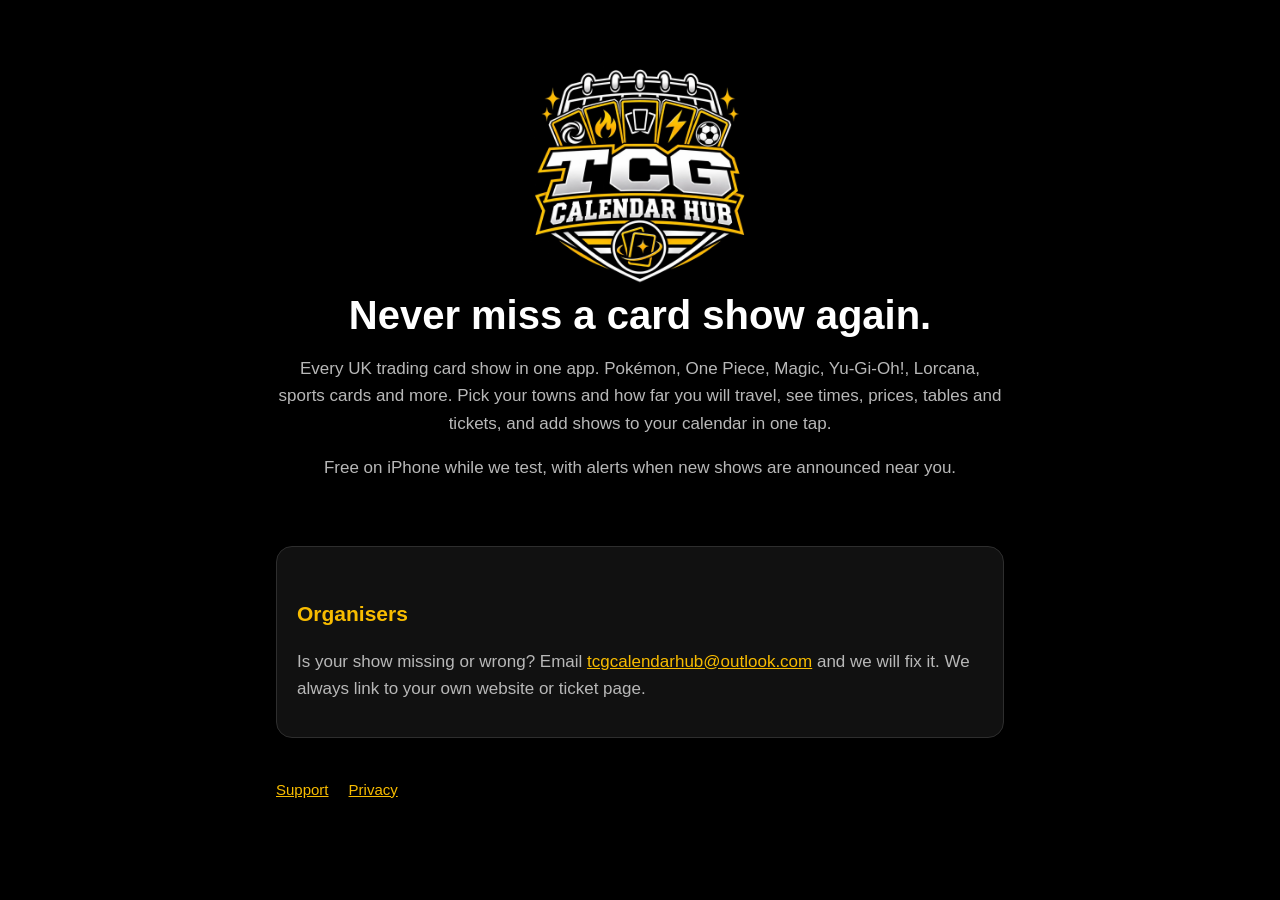
<file: index.html>
<!doctype html>
<html lang="en-GB">
<head>
<meta charset="utf-8">
<meta name="viewport" content="width=device-width, initial-scale=1">
<title>TCG Calendar Hub</title>
<meta name="description" content="Every UK trading card show in one app. Pokémon, One Piece, Magic, Yu-Gi-Oh!, Lorcana and sports cards.">
<link rel="stylesheet" href="style.css">
<link rel="icon" href="logo.png">
</head>
<body>
<main>
  <div class="hero">
    <img src="logo.png" alt="TCG Calendar Hub logo">
    <h1>Never miss a card show again.</h1>
    <p>Every UK trading card show in one app. Pokémon, One Piece, Magic, Yu-Gi-Oh!, Lorcana, sports cards and more. Pick your towns and how far you will travel, see times, prices, tables and tickets, and add shows to your calendar in one tap.</p>
    <p>Free on iPhone while we test, with alerts when new shows are announced near you.</p>
  </div>
  <div class="card">
    <h2>Organisers</h2>
    <p>Is your show missing or wrong? Email <a href="mailto:tcgcalendarhub@outlook.com">tcgcalendarhub@outlook.com</a> and we will fix it. We always link to your own website or ticket page.</p>
  </div>
  <nav><a href="support.html">Support</a><a href="privacy.html">Privacy</a></nav>
</main>
</body>
</html>
</file>
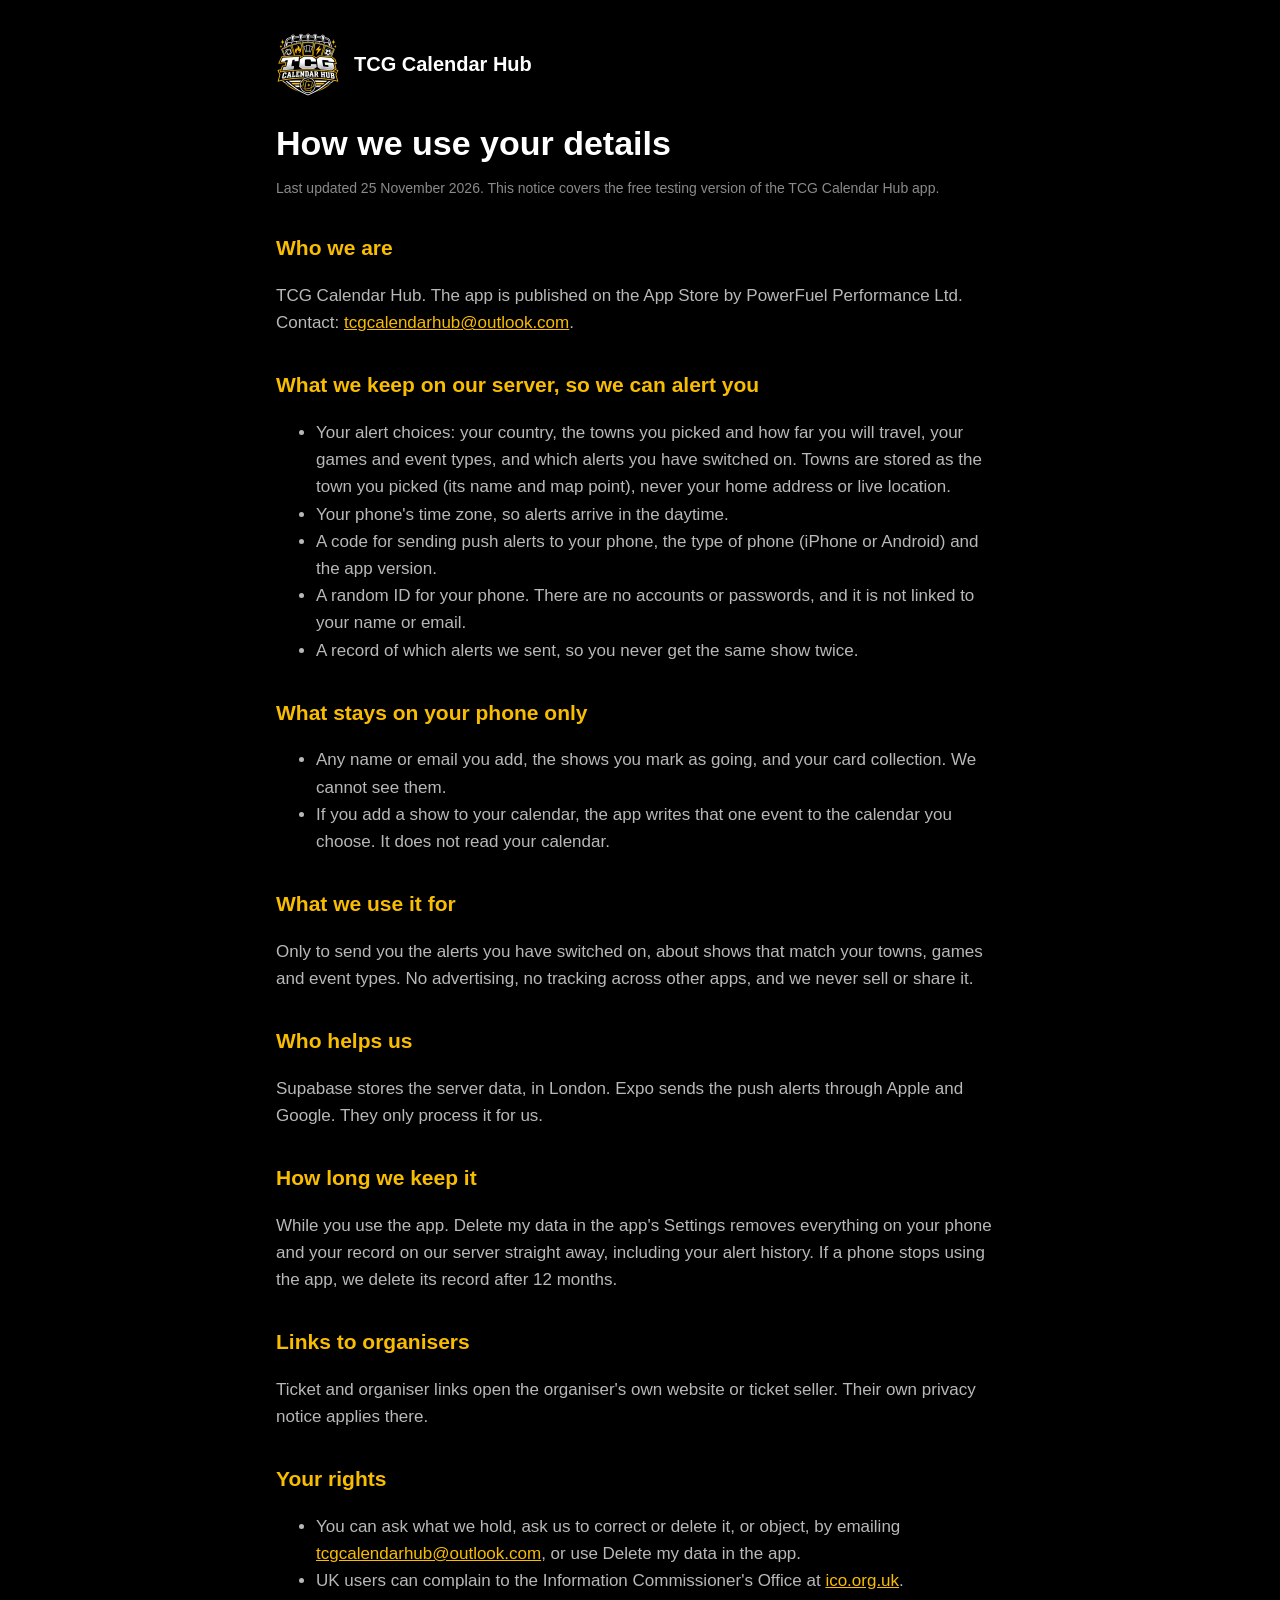
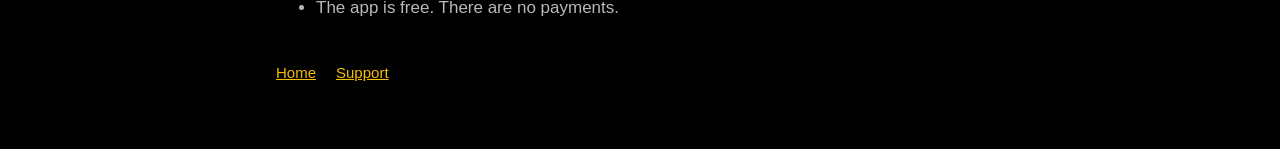
<file: privacy.html>
<!doctype html>
<html lang="en-GB">
<head>
<meta charset="utf-8">
<meta name="viewport" content="width=device-width, initial-scale=1">
<title>Privacy · TCG Calendar Hub</title>
<link rel="stylesheet" href="style.css">
<link rel="icon" href="logo.png">
</head>
<body>
<main>
  <header><img src="logo.png" alt=""><a href="./">TCG Calendar Hub</a></header>
  <h1>How we use your details</h1>
  <p class="muted">Last updated 25 November 2026. This notice covers the free testing version of the TCG Calendar Hub app.</p>

  <h2>Who we are</h2>
  <p>TCG Calendar Hub. The app is published on the App Store by PowerFuel Performance Ltd. Contact: <a href="mailto:tcgcalendarhub@outlook.com">tcgcalendarhub@outlook.com</a>.</p>

  <h2>What we keep on our server, so we can alert you</h2>
  <ul>
    <li>Your alert choices: your country, the towns you picked and how far you will travel, your games and event types, and which alerts you have switched on. Towns are stored as the town you picked (its name and map point), never your home address or live location.</li>
    <li>Your phone's time zone, so alerts arrive in the daytime.</li>
    <li>A code for sending push alerts to your phone, the type of phone (iPhone or Android) and the app version.</li>
    <li>A random ID for your phone. There are no accounts or passwords, and it is not linked to your name or email.</li>
    <li>A record of which alerts we sent, so you never get the same show twice.</li>
  </ul>

  <h2>What stays on your phone only</h2>
  <ul>
    <li>Any name or email you add, the shows you mark as going, and your card collection. We cannot see them.</li>
    <li>If you add a show to your calendar, the app writes that one event to the calendar you choose. It does not read your calendar.</li>
  </ul>

  <h2>What we use it for</h2>
  <p>Only to send you the alerts you have switched on, about shows that match your towns, games and event types. No advertising, no tracking across other apps, and we never sell or share it.</p>

  <h2>Who helps us</h2>
  <p>Supabase stores the server data, in London. Expo sends the push alerts through Apple and Google. They only process it for us.</p>

  <h2>How long we keep it</h2>
  <p>While you use the app. Delete my data in the app's Settings removes everything on your phone and your record on our server straight away, including your alert history. If a phone stops using the app, we delete its record after 12 months.</p>

  <h2>Links to organisers</h2>
  <p>Ticket and organiser links open the organiser's own website or ticket seller. Their own privacy notice applies there.</p>

  <h2>Your rights</h2>
  <ul>
    <li>You can ask what we hold, ask us to correct or delete it, or object, by emailing <a href="mailto:tcgcalendarhub@outlook.com">tcgcalendarhub@outlook.com</a>, or use Delete my data in the app.</li>
    <li>UK users can complain to the Information Commissioner's Office at <a href="https://ico.org.uk">ico.org.uk</a>.</li>
    <li>The app is free. There are no payments.</li>
  </ul>

  <nav><a href="./">Home</a><a href="support.html">Support</a></nav>
</main>
</body>
</html>
</file>
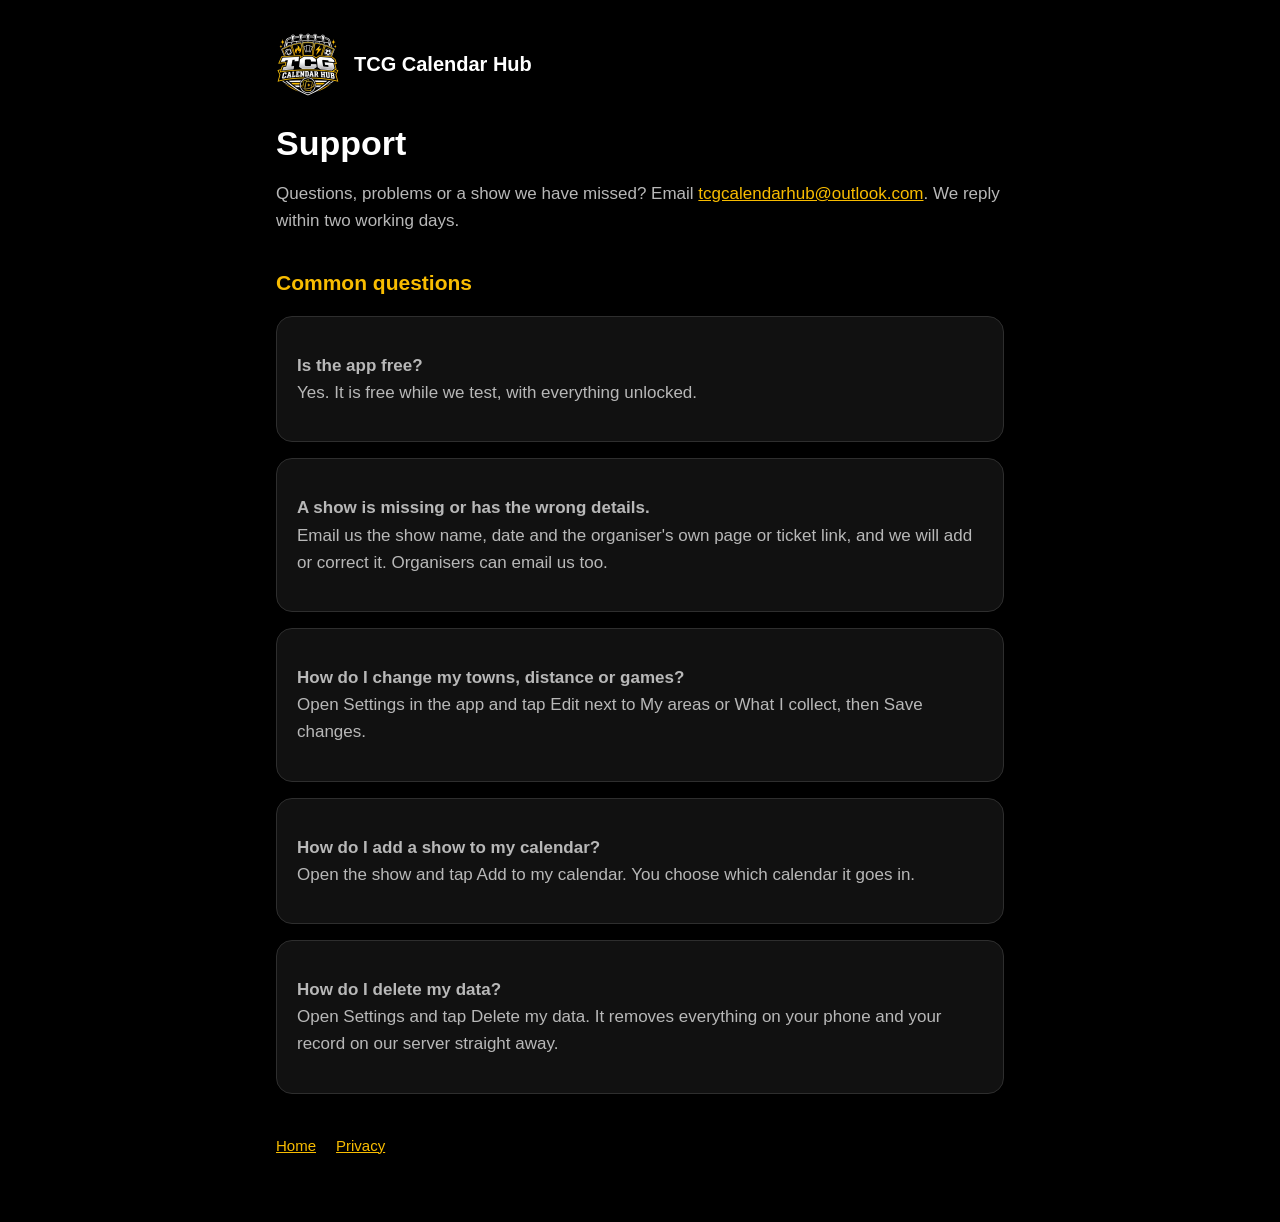
<file: support.html>
<!doctype html>
<html lang="en-GB">
<head>
<meta charset="utf-8">
<meta name="viewport" content="width=device-width, initial-scale=1">
<title>Support · TCG Calendar Hub</title>
<link rel="stylesheet" href="style.css">
<link rel="icon" href="logo.png">
</head>
<body>
<main>
  <header><img src="logo.png" alt=""><a href="./">TCG Calendar Hub</a></header>
  <h1>Support</h1>
  <p>Questions, problems or a show we have missed? Email <a href="mailto:tcgcalendarhub@outlook.com">tcgcalendarhub@outlook.com</a>. We reply within two working days.</p>

  <h2>Common questions</h2>
  <div class="card">
    <p><strong>Is the app free?</strong><br>Yes. It is free while we test, with everything unlocked.</p>
  </div>
  <div class="card">
    <p><strong>A show is missing or has the wrong details.</strong><br>Email us the show name, date and the organiser's own page or ticket link, and we will add or correct it. Organisers can email us too.</p>
  </div>
  <div class="card">
    <p><strong>How do I change my towns, distance or games?</strong><br>Open Settings in the app and tap Edit next to My areas or What I collect, then Save changes.</p>
  </div>
  <div class="card">
    <p><strong>How do I add a show to my calendar?</strong><br>Open the show and tap Add to my calendar. You choose which calendar it goes in.</p>
  </div>
  <div class="card">
    <p><strong>How do I delete my data?</strong><br>Open Settings and tap Delete my data. It removes everything on your phone and your record on our server straight away.</p>
  </div>

  <nav><a href="./">Home</a><a href="privacy.html">Privacy</a></nav>
</main>
</body>
</html>
</file>
<file: style.css>
:root { --gold: #F8BC00; --bg: #000; --card: #111; --border: #2E2E2E; --text: #fff; --dim: #B8B8B8; }
* { box-sizing: border-box; }
body { margin: 0; background: var(--bg); color: var(--text); font: 17px/1.6 -apple-system, BlinkMacSystemFont, "Segoe UI", Roboto, Arial, sans-serif; }
main { max-width: 760px; margin: 0 auto; padding: 32px 16px 64px; }
header { display: flex; align-items: center; gap: 14px; margin-bottom: 28px; }
header img { width: 64px; height: 64px; }
header a { color: var(--text); text-decoration: none; font-weight: 800; font-size: 20px; }
h1 { font-size: 34px; line-height: 1.15; margin: 0 0 8px; }
h2 { font-size: 21px; margin: 32px 0 8px; color: var(--gold); }
p, li { color: var(--dim); }
a { color: var(--gold); }
.card { background: var(--card); border: 1px solid var(--border); border-radius: 16px; padding: 18px 20px; margin: 16px 0; }
.hero { text-align: center; padding: 32px 0; }
.hero img { width: 220px; height: 220px; }
.hero h1 { font-size: 40px; }
nav { margin-top: 40px; display: flex; gap: 20px; flex-wrap: wrap; font-size: 15px; }
.muted { font-size: 14px; color: #8a8a8a; }
</file>
